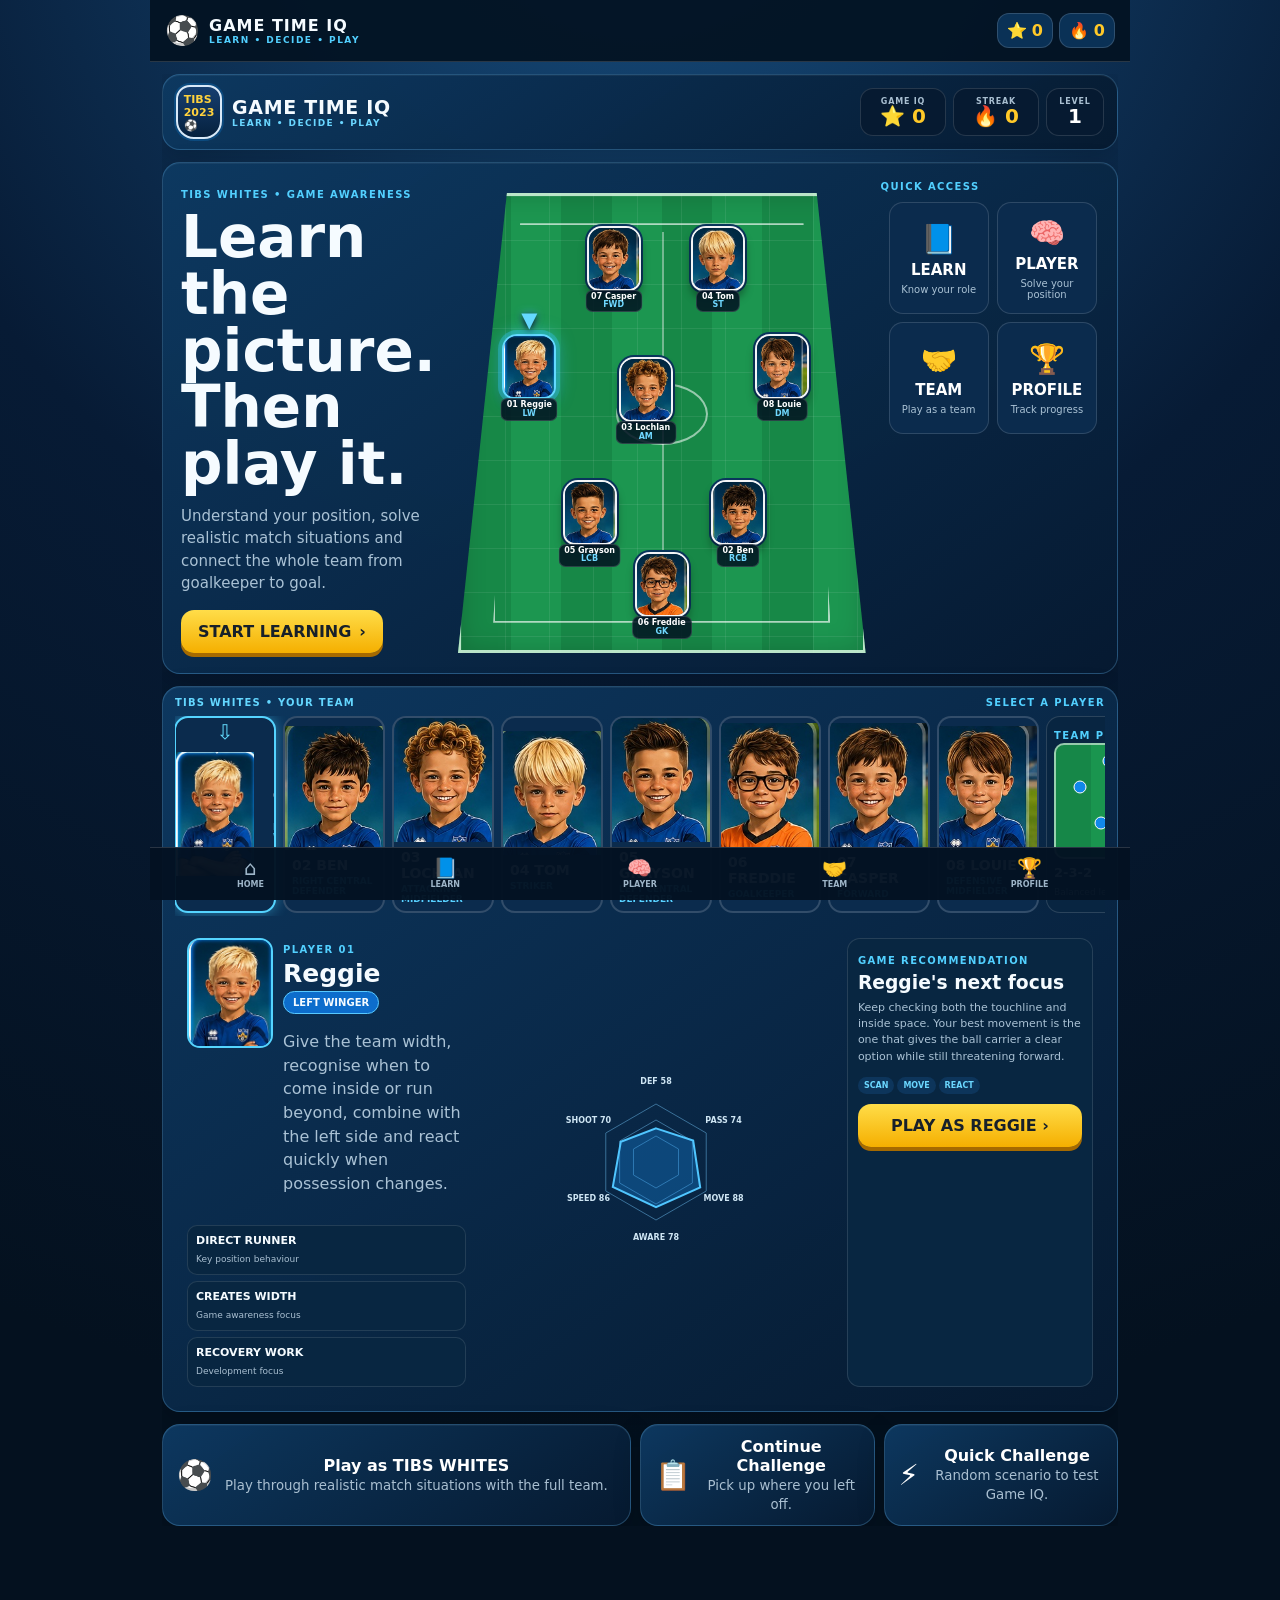
<file: index.html>
<!doctype html>
<html lang="en"><head><meta charset="utf-8"><meta name="viewport" content="width=device-width,initial-scale=1,viewport-fit=cover"><meta name="theme-color" content="#061426"><title>GameTime IQ</title>
<style>
:root{--p:#0a2e52;--t:#f5fbff;--m:#aac2d5;--c:#52d0ff;--y:#ffc928;--g:#27c879;--a:#ff9d22;--r:#e25861;--l:rgba(255,255,255,.15)}
*{box-sizing:border-box}html,body{margin:0;min-height:100%;background:radial-gradient(circle at 50% -10%,#174f81,#071b35 42%,#04111f 84%);color:var(--t);font-family:system-ui,-apple-system,"Segoe UI",sans-serif}button{font:inherit}#app{max-width:980px;margin:auto;padding-bottom:96px}header{position:sticky;top:0;z-index:50;display:flex;justify-content:space-between;align-items:center;padding:13px 15px;background:#041323f2;border-bottom:1px solid var(--l)}.brand{display:flex;gap:9px;align-items:center}.brand i{font-style:normal;font-size:28px}.brand b{display:block;letter-spacing:1px}.brand small{display:block;color:var(--c);font-size:9px;font-weight:900;letter-spacing:1.5px}.stats{display:flex;gap:6px}.stats span{padding:7px 9px;background:#0a3156;border:1px solid var(--l);border-radius:12px;color:var(--y)}
main{padding:12px}.screen{display:none}.screen.active{display:block}.card{background:linear-gradient(145deg,#0d3961f7,#051b33fa);border:1px solid var(--l);border-radius:21px}.tag{font-size:10px;color:var(--c);font-weight:900;letter-spacing:1.4px}h1{font-size:clamp(36px,7vw,60px);line-height:.98;margin:8px 0 13px}h2{margin:5px 0}p{color:var(--m);line-height:1.48}.hero{display:grid;grid-template-columns:1.05fr .95fr;gap:14px;padding:21px}.primary,.secondary,.back{border:0;cursor:pointer;font-weight:900;border-radius:13px}.primary{background:linear-gradient(#ffdd49,#f5af00);color:#17202a;padding:12px 17px;box-shadow:0 4px 0 #a66a00}.secondary{background:#0b355e;color:#fff;border:1px solid #3977a8;padding:10px 13px}.back{width:44px;height:44px;background:#0b355e;color:#fff;border:1px solid var(--l);font-size:22px}
.modegrid{display:grid;grid-template-columns:repeat(4,1fr);gap:9px;margin:10px 0}.mode{padding:15px;text-align:left;color:white;cursor:pointer}.mode i{font-style:normal;font-size:25px}.mode b{display:block;margin:5px 0}.mode small{color:var(--m)}.selected{padding:14px;display:flex;gap:12px;align-items:center}.avatar{width:68px;height:68px;object-fit:cover;object-position:top;border-radius:50%;border:3px solid var(--c)}
.pitch{position:relative;overflow:hidden;height:360px;background:repeating-linear-gradient(90deg,#178947 0,#178947 12.5%,#1d9550 12.5%,#1d9550 25%);border:3px solid #ffffffd1;border-radius:16px}.pitch:before{content:"";position:absolute;inset:4%;border:2px solid #ffffffb8}.pitch:after{content:"";position:absolute;left:50%;top:4%;bottom:4%;border-left:2px solid #ffffffb8}.hero .pitch{height:250px}.centre{position:absolute;left:50%;top:50%;width:78px;height:78px;border:2px solid #ffffffb8;border-radius:50%;transform:translate(-50%,-50%)}.token{position:absolute;transform:translate(-50%,-50%);width:44px;height:44px;border-radius:50%;display:grid;place-items:center;font-size:10px;font-weight:900;border:2px solid white;z-index:5;transition:left .55s,top .55s}.blue{background:#087fe7}.red{background:#d74950}.you{border:3px solid var(--y);background-size:cover;background-position:center;color:transparent;box-shadow:0 0 0 4px #ffc9283d,0 0 16px #ffc92873}.label{position:absolute;top:100%;margin-top:2px;color:#fff;background:#000b;padding:2px 4px;border-radius:5px;font-size:8px;white-space:nowrap}.ball{position:absolute;z-index:10;font-size:22px;transform:translate(-50%,-50%);transition:left .55s,top .55s}.freeze{position:absolute;z-index:20;top:10px;left:50%;transform:translate(-50%,-55px);opacity:0;background:#06182f;border:2px solid var(--y);padding:8px 12px;border-radius:999px;font-weight:900;transition:.3s;white-space:nowrap}.freeze.show{transform:translate(-50%,0);opacity:1}
.head{display:flex;gap:11px;align-items:flex-start;margin:3px 0 13px}.players{display:grid;grid-template-columns:repeat(4,1fr);gap:8px}.pcard{border:2px solid var(--l);background:#0b2b4d;border-radius:16px;overflow:hidden;color:#fff;padding:0;text-align:left;cursor:pointer}.pcard.on{border-color:var(--c);box-shadow:0 0 18px #50cdff47}.pcard img{display:block;width:100%;aspect-ratio:.76;object-fit:cover;object-position:top}.pcard div{padding:8px}.pcard small{display:block;color:var(--c);font-weight:900}.detail{margin-top:10px;padding:15px;display:grid;grid-template-columns:80px 1fr auto;gap:12px;align-items:center}.detail img{width:80px;height:92px;object-fit:cover;object-position:top;border-radius:12px}.chips,.tabs{display:flex;gap:6px;overflow:auto;padding-bottom:8px}.chip,.tab{flex:0 0 auto;border:1px solid var(--l);background:#0a3156;color:#fff;padding:8px 10px;border-radius:999px;cursor:pointer}.chip.on,.tab.on{background:#087fe7;border-color:var(--c)}.intro{padding:15px;margin-bottom:9px}.learnlayout{display:grid;grid-template-columns:1.1fr .9fr;gap:9px}.lesson{padding:17px}.lesson ul{padding-left:19px;line-height:1.55}.rel{padding:10px;background:#082642;border-radius:11px;border:1px solid var(--l)}
.quizTop{display:grid;grid-template-columns:auto 1fr auto;gap:9px;align-items:center;margin-bottom:8px}.track{height:7px;background:#143a59;border-radius:8px;overflow:hidden}.track div{height:100%;background:var(--c)}.scenario{overflow:hidden}.qtext{padding:16px 16px 4px}.answers{display:grid;grid-template-columns:1fr 1fr;gap:8px;padding:12px 15px}.answer{background:#0c3154;border:1px solid #3b6382;color:white;border-radius:13px;padding:12px;text-align:left;min-height:66px;cursor:pointer}.answer.best{background:#143f35;border-color:var(--g)}.answer.good{background:#254532;border-color:#8bc34a}.answer.maybe{background:#503a1d;border-color:var(--a)}.answer.bad{background:#47242d;border-color:var(--r)}.feedback{margin:0 15px 13px;padding:0;max-height:0;overflow:hidden;border-radius:12px;transition:.25s}.feedback.show{max-height:230px;padding:12px;background:#092c4d;border:1px solid #3e7197}.wide{width:calc(100% - 30px);margin:0 15px 15px}.hidden{display:none!important}.teamhud{display:grid;grid-template-columns:repeat(3,1fr) auto;gap:7px;padding:11px;margin-bottom:8px}.teamhud small{display:block;color:var(--m)}.teamhud b{color:var(--y)}.profilegrid{display:grid;grid-template-columns:1fr 1fr;gap:9px}.profilegrid .card{padding:16px}.barrow{display:grid;grid-template-columns:84px 1fr 38px;gap:7px;align-items:center;margin:10px 0}.bar{height:8px;background:#143a59;border-radius:8px;overflow:hidden}.bar div{height:100%;background:var(--c)}
nav{position:fixed;bottom:0;left:50%;transform:translateX(-50%);width:min(980px,100%);display:grid;grid-template-columns:repeat(5,1fr);background:#041223f7;border-top:1px solid var(--l);padding:7px 3px calc(10px + env(safe-area-inset-bottom));z-index:40}nav button{border:0;background:none;color:#9eb5c8;font-size:20px;cursor:pointer}nav span{display:block;font-size:8px;font-weight:900}nav .on{color:var(--c)}
@media(max-width:700px){.hero,.learnlayout,.profilegrid{grid-template-columns:1fr}.modegrid{grid-template-columns:1fr 1fr}.players{grid-template-columns:1fr 1fr}.answers{grid-template-columns:1fr}.pitch{height:315px}.hero .pitch{height:210px}.detail{grid-template-columns:74px 1fr}.detail button{grid-column:1/-1}.token{width:41px;height:41px}.teamhud{grid-template-columns:1fr 1fr}.teamhud button{grid-column:1/-1}}
</style></head><body><div id="app">
<header><div class="brand"><i>⚽</i><div><b>GAME TIME IQ</b><small>LEARN • DECIDE • PLAY</small></div></div><div class="stats"><span>⭐ <b id="xpTop">0</b></span><span>🔥 <b id="streakTop">0</b></span></div></header><main>
<section id="home" class="screen active"><div class="hero card"><div><span class="tag">TIBS WHITES • GAME AWARENESS</span><h1>See it.<br>Think it.<br>Play it.</h1><p>Learn your position, make realistic football decisions and connect the whole team from goalkeeper to goal.</p><button class="primary" data-go="learn">START LEARNING</button></div><div class="pitch" id="heroPitch"><div class="centre"></div></div></div><div class="modegrid"><button class="mode card" data-go="learn"><i>📘</i><b>LEARN</b><small>Understand your position.</small></button><button class="mode card" data-go="player"><i>🧠</i><b>PLAYER</b><small>Solve your role.</small></button><button class="mode card" data-go="team"><i>🤝</i><b>TEAM</b><small>Build through the team.</small></button><button class="mode card" data-go="profile"><i>🏆</i><b>PROFILE</b><small>Track your Game IQ.</small></button></div><div class="card selected" id="homeSelected"></div></section>
<section id="select" class="screen"><div class="head"><button class="back" data-go="home">←</button><div><span class="tag">PLAYER SELECT</span><h2>Choose your player</h2><p>The selected avatar becomes YOU in Player Mode and on the tactics board.</p></div></div><div class="players" id="playerGrid"></div><div class="card detail" id="playerDetail"></div></section>
<section id="learn" class="screen"><div class="head"><button class="back" data-go="home">←</button><div><span class="tag">LEARN</span><h2>Know your position</h2><p>Explore how each role changes with the game.</p></div></div><div class="chips" id="learnPlayers"></div><div class="card intro" id="learnIntro"></div><div class="tabs" id="lessonTabs"></div><div class="learnlayout"><div class="pitch" id="learnPitch"><div class="centre"></div></div><div class="card lesson" id="lessonText"></div></div></section>
<section id="player" class="screen"><div class="head"><button class="back" data-go="home">←</button><div><span class="tag">PLAYER MODE</span><h2 id="playerTitle"></h2></div><button class="secondary" data-go="select">CHANGE</button></div><div class="quizTop"><span id="qCount">1/2</span><div class="track"><div id="qBar"></div></div><span>⭐ <b id="qScore">0</b></span></div><div class="card scenario"><div class="pitch" id="playerPitch"><div class="centre"></div><div class="freeze" id="pFreeze">⏸ FREEZE — YOUR DECISION</div><div class="ball" id="pBall">⚽</div></div><div class="qtext"><span class="tag" id="pSkill"></span><h2 id="pQuestion"></h2><p>Read the picture. Which choice helps the team most?</p></div><div class="answers" id="pAnswers"></div><div class="feedback" id="pFeedback"></div><button class="primary wide hidden" id="pNext">NEXT →</button></div></section>
<section id="team" class="screen"><div class="head"><button class="back" data-go="home">←</button><div><span class="tag">TEAM MODE</span><h2>Build the attack</h2><p>Every answer creates the next picture. MAYBE can increase pressure; a turnover triggers defence.</p></div></div><div class="card teamhud"><div><small>PHASE</small><b id="teamPhase">BUILD</b></div><div><small>TEAM IQ</small><b id="teamIQ">0</b></div><div><small>PRESSURE</small><b id="teamPressure">LOW</b></div><button class="secondary" id="teamRestart">RESTART</button></div><div class="card scenario"><div class="pitch" id="teamPitch"><div class="centre"></div><div class="freeze show">⏸ TEAM DECISION</div><div class="ball" id="tBall">⚽</div></div><div class="qtext"><span class="tag" id="teamWho"></span><h2 id="teamQuestion"></h2><p id="teamPrompt"></p></div><div class="answers" id="teamAnswers"></div><div class="feedback" id="teamFeedback"></div><button class="primary wide hidden" id="teamNext">CONTINUE →</button></div></section>
<section id="profile" class="screen"><div class="head"><button class="back" data-go="home">←</button><div><span class="tag">PROFILE</span><h2>Your Game IQ</h2><p>Progress is stored on this phone only.</p></div></div><div class="profilegrid"><div class="card" id="profileMain"></div><div class="card"><span class="tag">SKILLS</span><div id="skillBars"></div></div></div></section>
</main><nav><button data-go="home">⌂<span>HOME</span></button><button data-go="learn">📘<span>LEARN</span></button><button data-go="player">🧠<span>PLAYER</span></button><button data-go="team">🤝<span>TEAM</span></button><button data-go="profile">🏆<span>PROFILE</span></button></nav></div>
<script>
const players=[{"id": 1, "name": "Reggie", "role": "Left Winger", "short": "LW", "img": "Assets/player-01.jpg", "x": 78, "y": 23, "summary": "Give the team width, recognise when to come inside or run beyond, combine with the left side and react quickly when possession changes.", "links": [5, 8, 3, 4]}, {"id": 2, "name": "Ben", "role": "Right Central Defender", "short": "RCB", "img": "Assets/player-02.jpg", "x": 28, "y": 68, "summary": "Build from the back, protect the middle, cover teammates who press and recognise when space allows you to carry forward.", "links": [6, 8, 7, 5]}, {"id": 3, "name": "Lochlan", "role": "Attacking Midfielder", "short": "AM", "img": "Assets/player-03.jpg", "x": 68, "y": 50, "summary": "Find space between lines, scan before receiving, connect midfield to attack and react quickly around second balls and turnovers.", "links": [8, 4, 1, 7]}, {"id": 4, "name": "Tom", "role": "Striker", "short": "ST", "img": "Assets/player-04.jpg", "x": 87, "y": 50, "summary": "Occupy and move defenders, link play when needed, time runs behind and recognise when a chance should be finished early.", "links": [3, 1, 7]}, {"id": 5, "name": "Grayson", "role": "Left Central Defender", "short": "LCB", "img": "Assets/player-05.jpg", "x": 28, "y": 32, "summary": "Give the goalkeeper a left-sided outlet, progress when possible, protect central danger and support the winger from behind.", "links": [6, 8, 1, 2]}, {"id": 6, "name": "Freddie", "role": "Goalkeeper", "short": "GK", "img": "Assets/player-06.jpg", "x": 11, "y": 50, "summary": "See the whole pitch, communicate early, choose distribution from the pressure picture and remain connected behind possession.", "links": [2, 5, 8]}, {"id": 7, "name": "Casper", "role": "Forward", "short": "FWD", "img": "Assets/player-07.jpg", "x": 76, "y": 75, "summary": "Stretch and combine on the right, create 2v1s, attack the far side and counter-press when a loose ball can be regained.", "links": [2, 8, 3, 4]}, {"id": 8, "name": "Louie", "role": "Defensive Midfielder", "short": "DM", "img": "Assets/player-08.jpg", "x": 47, "y": 50, "summary": "Connect goalkeeper, defenders and attack, move out of cover shadows, receive on useful angles and give balance behind attacks.", "links": [6, 2, 5, 3]}]; const lessons={"position": {"title": "My Position", "tag": "STARTING PICTURE", "bullets": ["Your position is a starting reference, not a cage. Adjust to the ball, teammates, opponents and space.", "Scan before the ball reaches your area so your movement has a reason.", "Stay connected: close enough to help, far enough to create useful space."]}, "ball": {"title": "When We Have It", "tag": "IN POSSESSION", "bullets": ["Make the pitch useful with width, depth and height.", "Create a passing angle where the ball carrier can see and reach you.", "After you pass, move again to help the next action."]}, "defend": {"title": "When They Have It", "tag": "OUT OF POSSESSION", "bullets": ["Protect dangerous central space before chasing the ball.", "Know who is pressing and who is covering behind that pressure.", "As the ball moves, your angle and distance to teammates should change."]}, "lose": {"title": "When We Lose It", "tag": "TRANSITION TO DEFEND", "bullets": ["React immediately: press if you can affect the ball, otherwise recover.", "Look for pressing triggers: heavy touch, slow pass, receiver facing their own goal.", "Recover using the shortest useful route to protect goal-side danger."]}, "win": {"title": "When We Win It", "tag": "TRANSITION TO ATTACK", "bullets": ["Scan forward early because the opposition may be spread.", "If the quick attack is blocked, keep the ball and rebuild.", "Move quickly to give the new ball carrier more than one option."]}, "team": {"title": "My Connections", "tag": "TEAM RELATIONSHIPS", "bullets": ["Your movement changes another player's space even if you never receive the ball.", "If one teammate comes towards the ball, another can often move away or beyond.", "Use calls, eye contact and body shape to help teammates solve the next picture."]}}; const scenarioBank={"1": [{"skill": "Support", "q": "Player 05 is pressed on the left. You are tightly marked on the touchline. What movement helps most?", "choices": ["Stay fixed wide whatever happens", "Move off the marker to create a visible angle inside or underneath", "Sprint behind immediately even if Player 05 cannot look up", "Stand behind your marker"], "best": 1, "why": "Useful width matters more than fixed width. A new angle can give Player 05 a relief pass and may move your marker."}, {"skill": "Transition", "q": "You lose the ball near the left touchline. The opponent receives facing their own goal with a loose touch. What do you recognise?", "choices": ["Walk back", "A chance to press quickly if teammates cover behind", "Run to the centre circle", "Stop because the attack is over"], "best": 1, "why": "A heavy touch or closed body shape can be a pressing trigger. Press only when teammates can support behind you."}], "2": [{"skill": "Build", "q": "Player 06 passes to you and the striker curves the press to block the return pass. What should you scan for before your first touch?", "choices": ["Only the ball", "Space to carry, Player 08 and Player 07", "The coach", "Kick long immediately"], "best": 1, "why": "Scan pressure, space and the next useful options before receiving. Carrying can also attract a presser and open a pass."}, {"skill": "Cover", "q": "Player 08 steps out to press centrally. What is your job behind that action?", "choices": ["Press the same opponent", "Provide cover and protect the central route", "Move to the touchline", "Stay still"], "best": 1, "why": "Cover is the next line of security. Your position should help if the presser is beaten without opening another big gap."}], "3": [{"skill": "Receive", "q": "You are between their midfield and defence with an opponent behind. What gives you the best chance to play forward?", "choices": ["Scan over both shoulders and adjust your body angle", "Stand square and wait", "Only look at the passer", "Move closer to your marker"], "best": 0, "why": "Receiving starts before the ball arrives. Scanning helps you decide whether to turn, protect, bounce or play first time."}, {"skill": "Movement", "q": "Player 04 drops towards the ball and a defender follows. What space might now be available?", "choices": ["Follow Player 04 into the same space", "Attack the space Player 04 has created if the picture allows", "Stand still", "Always move backwards"], "best": 1, "why": "One player's movement can create room for another. Read the defender's reaction instead of following the ball."}], "4": [{"skill": "Run", "q": "Player 03 has time on the ball and you are level with the last defender. What matters most?", "choices": ["Time your run to threaten behind", "Sprint as early as possible every time", "Stand beside the defender", "Drop towards your goalkeeper"], "best": 0, "why": "Timing is as important as speed. A run too early can be tracked and leave you unavailable."}, {"skill": "Link", "q": "You receive with your back to goal and a defender tight behind. Player 03 is facing you. What is often a strong solution?", "choices": ["Protect and set to Player 03, then move again", "Force a turn through the defender", "Stop and wait", "Kick it away"], "best": 0, "why": "You do not always need to turn. A secure set can keep the attack moving and create a new movement opportunity."}], "5": [{"skill": "Build", "q": "Player 06 has the ball and the opposition are narrow. What can your position help create?", "choices": ["A wider left-side passing angle that stretches them", "Stand beside Player 06", "Hide behind the striker", "Move directly next to Player 02"], "best": 0, "why": "Width can create a direct pass into you or open central space for Player 08."}, {"skill": "Cover", "q": "Player 01 presses their right-back high. What should you think about behind Player 01?", "choices": ["Provide cover and protect the space inside and behind", "Sprint beyond Player 01", "Ignore the press", "Mark Player 06"], "best": 0, "why": "Player 01's pressure is safer when you protect the next space and can delay if the press is beaten."}], "6": [{"skill": "Distribution", "q": "You have the ball. Player 05 has time while Player 02 is already being pressed. What should guide your pass?", "choices": ["Always use the same side", "Pressure, angle and what the receiver can do next", "Who shouts loudest", "Always kick long"], "best": 1, "why": "Goalkeeper distribution starts the next attack. Choose the receiver with useful time, space and next actions."}, {"skill": "Support", "q": "After playing short to a centre-back, what should you do?", "choices": ["Offer a new supporting angle behind the ball", "Walk into goal and switch off", "Run beyond Player 04", "Turn your back"], "best": 0, "why": "The goalkeeper remains part of possession and may help the team recycle, escape pressure or switch sides."}], "7": [{"skill": "2v1", "q": "You receive right side with Player 03 inside and one defender between you and goal. What should you try to make the defender do?", "choices": ["Commit to either you or Player 03, then use the free option", "Pass immediately without looking", "Run straight into them", "Stop"], "best": 0, "why": "In a 2v1, make the defender choose. Their movement should tell you whether to pass or carry."}, {"skill": "Transition", "q": "You lose possession near their box and the new ball carrier takes a heavy touch. What do you recognise?", "choices": ["A possible counter-press if teammates are close enough", "Time to walk back", "Run away from the ball", "Nothing"], "best": 0, "why": "A heavy touch is a common pressing trigger. React quickly, but make sure your pressure is connected to teammates."}], "8": [{"skill": "Receive", "q": "A centre-back has the ball and an opponent is screening you. What movement helps you become a passing option?", "choices": ["Move out of the cover shadow into a visible angle", "Stand directly behind the opponent", "Run beside the centre-back", "Turn away"], "best": 0, "why": "A small movement can open the passing lane and help you receive with the next action in mind."}, {"skill": "Balance", "q": "Several teammates are ahead of the ball during an attack. Why might you hold a position behind them?", "choices": ["To circulate possession and protect against a counter if the ball is lost", "Because midfielders never attack", "To avoid the ball", "To mark Player 05"], "best": 0, "why": "Balance helps both phases: support the attack now and protect the centre if possession changes."}]}; const teamNodes={"gk": {"who": 6, "phase": "BUILD", "pressure": "LOW", "q": "Player 06 receives a back-pass as their striker starts to press. Which route is strongest?", "opts": [["Player 05 has a clear angle on the left", "best", "lcb"], ["Player 02 is already being closed down", "maybe", "rcbpress"], ["Kick centrally into three opponents", "turn", "turncentral"]]}, "lcb": {"who": 5, "phase": "BUILD", "pressure": "LOW", "q": "Player 05 receives. The opposition shift left and Player 08 moves into a visible central angle. What next?", "opts": [["Play into Player 08 facing forward", "best", "dm"], ["Force the line pass to tightly marked Player 01", "maybe", "wingpress"], ["Carry straight into the nearest opponent", "turn", "turnleft"]]}, "rcbpress": {"who": 2, "phase": "BUILD", "pressure": "HIGH", "q": "Player 02 receives under immediate pressure. Player 06 supports behind. Escape or force it?", "opts": [["Use Player 06 as the relief pass and reset", "best", "gkswitch"], ["Force the screened pass into Player 08", "maybe", "dmpress"], ["Turn into the press", "turn", "turncentral"]]}, "gkswitch": {"who": 6, "phase": "RESET", "pressure": "MEDIUM", "q": "The ball returns to Player 06. The opposition shifted right. What opened?", "opts": [["Switch to Player 05 on the left", "best", "lcb"], ["Return straight into the same pressure", "maybe", "rcbpress"]]}, "dm": {"who": 8, "phase": "PROGRESS", "pressure": "LOW", "q": "Player 08 receives on the half-turn. Player 03 is between lines and Player 01 is wide. Their midfielder steps towards you. What can exploit that?", "opts": [["Play into Player 03 between lines", "best", "am"], ["Switch to Player 01 wide", "good", "wing"], ["Hold until pressure arrives", "maybe", "dmpress"]]}, "dmpress": {"who": 8, "phase": "PROGRESS", "pressure": "HIGH", "q": "Player 08 receives under heavy pressure. Player 05 is free behind. What is mature?", "opts": [["Bounce back to Player 05 and move again", "best", "lcb"], ["Force it into tightly marked Player 03", "turn", "turncentral"]]}, "wingpress": {"who": 1, "phase": "WIDE", "pressure": "HIGH", "q": "Player 01 receives trapped by the touchline. Player 05 supports underneath and Player 08 moves across. How do you escape?", "opts": [["Use support behind, then move again", "best", "lcb"], ["Try to dribble between two defenders", "maybe", "winghard"], ["Stop without scanning", "turn", "turnleft"]]}, "winghard": {"who": 1, "phase": "WIDE", "pressure": "VERY HIGH", "q": "Two defenders now surround Player 01. Player 08 is inside. What now?", "opts": [["Find Player 08 as the inside relief pass", "best", "dm"], ["Keep dribbling towards the corner", "turn", "turnleft"]]}, "wing": {"who": 1, "phase": "ATTACK", "pressure": "MEDIUM", "q": "Player 01 receives wide against one defender. Player 03 supports inside and Player 04 threatens behind. What creates the biggest problem?", "opts": [["Drive at the defender and make them choose", "best", "am"], ["Cross immediately from deep", "maybe", "box"], ["Recycle if the forward route closes", "good", "dm"]]}, "am": {"who": 3, "phase": "CREATE", "pressure": "MEDIUM", "q": "Player 03 turns. Player 04 drops and drags a defender; Player 07 runs into the right channel. What space appeared?", "opts": [["Use Player 07's run into the channel", "best", "fwd"], ["Combine into Player 04's feet", "good", "striker"], ["Dribble into the defender Player 04 moved", "turn", "turnhigh"]]}, "fwd": {"who": 7, "phase": "FINAL THIRD", "pressure": "MEDIUM", "q": "Player 07 receives in the channel. A defender comes out and Player 04 moves across goal. What creates the clearest chance?", "opts": [["Attack the defender, then square or cut back", "best", "goal"], ["Shoot immediately from a poor angle", "maybe", "box"], ["Turn away from the overload", "good", "am"]]}, "striker": {"who": 4, "phase": "FINAL THIRD", "pressure": "MEDIUM", "q": "Player 04 receives with back to goal. Player 03 runs beyond. What can beat the tight defender?", "opts": [["Set into Player 03's path then spin", "best", "goal"], ["Force a turn through the defender", "maybe", "box"]]}, "box": {"who": 4, "phase": "BOX", "pressure": "HIGH", "q": "The box is crowded, but Player 03 is free at the edge. What is clearer?", "opts": [["Lay it back to Player 03", "best", "goal"], ["Shoot through several defenders", "maybe", "turnhigh"]]}, "turncentral": {"who": 2, "phase": "TRANSITION \u2014 DEFEND", "pressure": "DANGER", "q": "The ball is lost centrally and they can counter. What is the first defensive priority?", "opts": [["Delay the attacker, protect the middle and let teammates recover", "best", "regain"], ["Both centre-backs dive at the ball", "turn", "concede"]]}, "turnleft": {"who": 5, "phase": "TRANSITION \u2014 DEFEND", "pressure": "DANGER", "q": "Possession is lost on the left and the opponent can drive inside. What should Player 05 protect first?", "opts": [["The inside route towards goal while Player 01 recovers", "best", "regain"], ["Sprint outside and leave the middle open", "turn", "concede"]]}, "turnhigh": {"who": 3, "phase": "TRANSITION \u2014 DEFEND", "pressure": "DANGER", "q": "The attack breaks down high and the new ball carrier takes a loose touch. What can Player 03 recognise?", "opts": [["Counter-press under control while teammates recover behind", "best", "regain"], ["Stop and wait for defenders", "turn", "concede"]]}, "regain": {"who": 8, "phase": "REGAIN", "pressure": "MEDIUM", "q": "The counter is delayed and Player 08 intercepts the next pass. The opposition are spread. What now?", "opts": [["Look forward early for Player 03 or a wide forward", "best", "am"], ["Keep it safely if the forward picture is blocked", "good", "dm"]]}, "goal": {"who": 4, "phase": "GOAL", "pressure": "NONE", "q": "GOAL! The team solved the pictures from goalkeeper to attack.", "opts": []}, "concede": {"who": 6, "phase": "GOAL AGAINST", "pressure": "MAX", "q": "The counter reaches goal before the team recover. Restart and find where the earlier decision changes the picture.", "opts": []}};
let selected=Number(localStorage.getItem("gtiq_player")||1),learnSelected=selected,lessonKey="position",xp=Number(localStorage.getItem("gtiq4_xp")||0),streak=Number(localStorage.getItem("gtiq4_streak")||0),skills=JSON.parse(localStorage.getItem("gtiq4_skills")||'{"Support":0,"Transition":0,"Receive":0,"Movement":0,"Defending":0,"Decision":0}'),qi=0,qScore=0,teamNode="gk",teamIQ=0,locked=false;
const $=id=>document.getElementById(id),P=id=>players.find(p=>p.id===id);
function save(){localStorage.setItem("gtiq_player",selected);localStorage.setItem("gtiq4_xp",xp);localStorage.setItem("gtiq4_streak",streak);localStorage.setItem("gtiq4_skills",JSON.stringify(skills))}
function topStats(){$("xpTop").textContent=xp;$("streakTop").textContent=streak}
function show(name){document.querySelectorAll(".screen").forEach(s=>s.classList.remove("active"));$(name).classList.add("active");document.querySelectorAll("nav button").forEach(b=>b.classList.toggle("on",b.dataset.go===name));if(name==="select")renderSelect();if(name==="learn")renderLearn();if(name==="player")startPlayer();if(name==="team")startTeam();if(name==="profile")renderProfile();renderHome();window.scrollTo(0,0)}
document.querySelectorAll("[data-go]").forEach(b=>b.addEventListener("click",()=>show(b.dataset.go)));
function token(p,me=false){return `<div class="token blue ${me?"you":""}" style="left:${p.x}%;top:${p.y}%;${me?`background-image:url('${p.img}')`:""}">${me?"YOU":String(p.id).padStart(2,"0")}<span class="label">${p.short}</span></div>`}
function opp(x,y){return `<div class="token red" style="left:${x}%;top:${y}%">OPP</div>`}
function pitchTeam(me,opps=true){let h=players.map(p=>token(p,p.id===me)).join("");if(opps)h+=opp(56,32)+opp(61,66)+opp(76,49);return h}
function setBall(el,p){el.style.left=p.x+"%";el.style.top=p.y+"%"}
function renderHome(){let p=P(selected);$("heroPitch").innerHTML='<div class="centre"></div>'+pitchTeam(8,false)+'<div class="ball" style="left:15%;top:50%">⚽</div>';$("homeSelected").innerHTML=`<img class="avatar" src="${p.img}"><div><span class="tag">CURRENT PLAYER</span><br><b>PLAYER ${String(p.id).padStart(2,"0")} • ${p.role}</b><p style="margin:3px 0">${p.summary}</p></div><button class="secondary" id="homeChange">CHANGE</button>`;$("homeChange").addEventListener("click",()=>show("select"));topStats()}
function renderSelect(){let g=$("playerGrid");g.innerHTML="";players.forEach(p=>{let b=document.createElement("button");b.className="pcard"+(p.id===selected?" on":"");b.innerHTML=`<img src="${p.img}"><div><b>${String(p.id).padStart(2,"0")} ${p.name}</b><small>${p.role.toUpperCase()}</small></div>`;b.addEventListener("click",()=>{selected=p.id;learnSelected=p.id;save();renderSelect()});g.appendChild(b)});let p=P(selected);$("playerDetail").innerHTML=`<img src="${p.img}"><div><span class="tag">${String(p.id).padStart(2,"0")} ${p.name.toUpperCase()}</span><h2>${p.role}</h2><p>${p.summary}</p></div><button class="primary" id="usePlayer">USE THIS PLAYER</button>`;$("usePlayer").addEventListener("click",()=>show("player"))}
function renderLearn(){let c=$("learnPlayers");c.innerHTML="";players.forEach(p=>{let b=document.createElement("button");b.className="chip"+(p.id===learnSelected?" on":"");b.textContent=`${String(p.id).padStart(2,"0")} ${p.short}`;b.addEventListener("click",()=>{learnSelected=p.id;renderLearn()});c.appendChild(b)});let p=P(learnSelected);$("learnIntro").innerHTML=`<span class="tag">PLAYER ${String(p.id).padStart(2,"0")}</span><h2>${p.role}</h2><p>${p.summary}</p>`;let tabs=$("lessonTabs");tabs.innerHTML="";Object.entries(lessons).forEach(([k,l])=>{let b=document.createElement("button");b.className="tab"+(k===lessonKey?" on":"");b.textContent=l.title;b.addEventListener("click",()=>{lessonKey=k;renderLearn()});tabs.appendChild(b)});$("learnPitch").innerHTML='<div class="centre"></div>'+pitchTeam(p.id,false);let l=lessons[lessonKey],linked=p.links.map(id=>`${String(id).padStart(2,"0")} ${P(id).role}`).join(" • ");$("lessonText").innerHTML=`<span class="tag">${l.tag}</span><h2>${l.title}</h2><ul>${l.bullets.map(x=>`<li>${x}</li>`).join("")}</ul><div class="rel"><b>Key relationships</b><br><small>${linked}</small></div>`}
function group(k){if(["Cover","Press","Position"].includes(k))return"Defending";if(["Build","Carry","Run","Link","2v1","Balance","Distribution"].includes(k))return"Decision";return k}
function startPlayer(){qi=0;qScore=0;renderQuestion()}
function renderQuestion(){locked=true;let p=P(selected),s=scenarioBank[selected][qi];$("playerTitle").textContent=p.role+" Challenge";$("qCount").textContent=`${qi+1}/${scenarioBank[selected].length}`;$("qScore").textContent=qScore;$("qBar").style.width=((qi+1)/scenarioBank[selected].length*100)+"%";$("pSkill").textContent=s.skill.toUpperCase();$("pQuestion").textContent=s.q;$("playerPitch").innerHTML='<div class="centre"></div><div class="freeze" id="pFreeze">⏸ FREEZE — YOUR DECISION</div><div class="ball" id="pBall">⚽</div>'+pitchTeam(p.id,true);setBall($("pBall"),p);$("pFeedback").className="feedback";$("pNext").classList.add("hidden");let box=$("pAnswers");box.innerHTML="";s.choices.forEach((choice,i)=>{let b=document.createElement("button");b.className="answer";b.disabled=true;b.innerHTML=`<b>${String.fromCharCode(65+i)}</b> ${choice}`;b.addEventListener("click",()=>answerQuestion(i,b));box.appendChild(b)});setTimeout(()=>{$("pFreeze").classList.add("show");[...box.children].forEach(b=>b.disabled=false);locked=false},450)}
function answerQuestion(i,b){if(locked)return;locked=true;let s=scenarioBank[selected][qi],good=i===s.best,pts=good?100:25;qScore+=pts;xp+=pts;let k=group(s.skill);skills[k]=(skills[k]||0)+pts;[...$("pAnswers").children].forEach((x,j)=>{x.disabled=true;if(j===s.best)x.classList.add("best")});if(!good)b.classList.add("bad");$("pFeedback").className="feedback show";$("pFeedback").innerHTML=`<b>${good?"⭐⭐⭐ BEST DECISION":"💡 KEEP THINKING"} +${pts} XP</b><br>${s.why}`;$("pNext").classList.remove("hidden");$("pNext").textContent=qi===scenarioBank[selected].length-1?"FINISH →":"NEXT →";save();topStats()}
$("pNext").addEventListener("click",()=>{if(qi<scenarioBank[selected].length-1){qi++;renderQuestion()}else{streak++;save();show("profile")}});
function startTeam(){teamNode="gk";teamIQ=0;renderTeam()} $("teamRestart").addEventListener("click",startTeam);
function renderTeam(){locked=false;let n=teamNodes[teamNode],p=P(n.who);$("teamPhase").textContent=n.phase;$("teamPressure").textContent=n.pressure;$("teamIQ").textContent=teamIQ;$("teamWho").textContent=`PLAYER ${String(p.id).padStart(2,"0")} • ${p.role.toUpperCase()}`;$("teamQuestion").textContent=n.q;$("teamPrompt").textContent=n.phase.includes("TRANSITION")?"Possession changed — solve the defensive picture.":"Choose the option that gives the next player the strongest picture.";$("teamPitch").innerHTML='<div class="centre"></div><div class="freeze show">⏸ TEAM DECISION</div><div class="ball" id="tBall">⚽</div>'+pitchTeam(n.who,true);setBall($("tBall"),p);$("teamFeedback").className="feedback";$("teamNext").classList.add("hidden");let box=$("teamAnswers");box.innerHTML="";if(!n.opts.length){$("teamFeedback").className="feedback show";if(n.phase==="GOAL"){xp+=250;teamIQ+=250;skills.Decision+=100;$("teamFeedback").innerHTML="<b>⚽ GOAL! +250 XP</b><br>You connected the team from build-up to finish."}else{$("teamFeedback").innerHTML="<b>⚠️ GOAL AGAINST</b><br>Restart and find the earlier decision that changes the transition."}save();topStats();return}n.opts.forEach((o,i)=>{let b=document.createElement("button");b.className="answer";b.innerHTML=`<b>${String.fromCharCode(65+i)}</b> ${o[0]}`;b.addEventListener("click",()=>teamChoose(o,b));box.appendChild(b)})}
function teamChoose(o,b){if(locked)return;locked=true;[...$("teamAnswers").children].forEach(x=>x.disabled=true);let pts={best:100,good:60,maybe:25,turn:0}[o[1]],cls={best:"best",good:"good",maybe:"maybe",turn:"bad"}[o[1]];b.classList.add(cls);teamIQ+=pts;xp+=pts;skills.Decision+=pts;let label={best:"⭐⭐⭐ BEST",good:"⭐⭐ GOOD",maybe:"⭐ MAYBE",turn:"❌ TURNOVER"}[o[1]],msg={best:"The next player receives a stronger picture.",good:"The team keeps progressing.",maybe:"The ball survives, but pressure increases.",turn:"Possession changes — now defend the transition."}[o[1]];$("teamFeedback").className="feedback show";$("teamFeedback").innerHTML=`<b>${label} +${pts} XP</b><br>${msg}`;$("teamNext").classList.remove("hidden");$("teamNext").textContent=o[1]==="turn"?"DEFEND TRANSITION →":"CONTINUE →";$("teamNext").onclick=()=>{teamNode=o[2];renderTeam()};save();topStats()}
function renderProfile(){let p=P(selected);$("profileMain").innerHTML=`<img class="avatar" src="${p.img}"><span class="tag"> CURRENT PLAYER</span><h2>${p.role}</h2><h1 style="font-size:42px;color:var(--y)">${xp} XP</h1><p>🔥 ${streak} completed Player challenges</p>`;let max=Math.max(100,...Object.values(skills));$("skillBars").innerHTML=Object.entries(skills).map(([k,v])=>`<div class="barrow"><span>${k}</span><div class="bar"><div style="width:${Math.min(100,v/max*100)}%"></div></div><b>${v}</b></div>`).join("")}
renderSelect();renderLearn();renderHome();topStats();
</script>
<script src="avatar-pitch.js"></script>
<script src="dashboard-home.js"></script>
<script src="mobile-dashboard-fix.js"></script>
<script src="player-selection-marker-fix.js"></script>
</body>
</html>
</file>
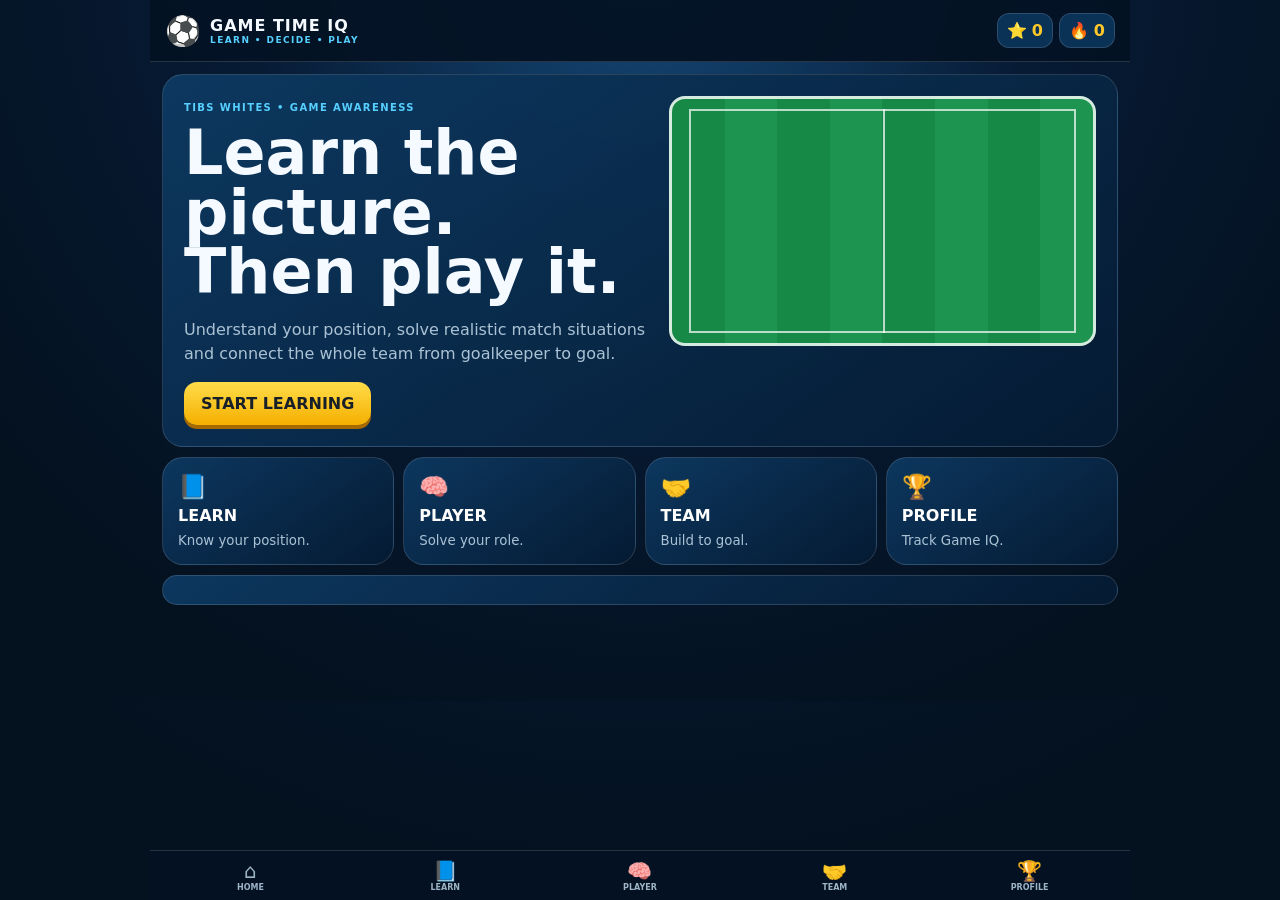
<file: index.html.html>
<!doctype html>
<html lang="en"><head><meta charset="utf-8"><meta name="viewport" content="width=device-width,initial-scale=1,viewport-fit=cover">
<meta name="theme-color" content="#061426"><title>GameTime IQ V2</title>
<style>
:root{--bg:#061426;--panel:#0a2d50;--text:#f4faff;--muted:#abc2d5;--cyan:#56d0ff;--yellow:#ffc928;--green:#27c879;--amber:#ff9d22;--red:#e25861;--line:rgba(255,255,255,.14)}
*{box-sizing:border-box}html,body{margin:0;background:radial-gradient(circle at 50% -10%,#174f81,#071b35 40%,#04111f 82%);color:var(--text);font-family:system-ui,-apple-system,"Segoe UI",sans-serif;min-height:100%}button{font:inherit}#app{max-width:980px;margin:auto;padding-bottom:84px}header{position:sticky;top:0;z-index:30;display:flex;justify-content:space-between;align-items:center;padding:13px 15px;background:rgba(4,18,35,.95);border-bottom:1px solid var(--line)}.brand{display:flex;gap:9px;align-items:center}.brand .ball{font-size:29px}.brand b{display:block;letter-spacing:1px}.brand small{display:block;color:var(--cyan);font-size:9px;font-weight:900;letter-spacing:1.4px}.stats{display:flex;gap:6px}.stats span{padding:7px 9px;background:#0a3156;border:1px solid var(--line);border-radius:12px;color:var(--yellow)}main{padding:12px}.screen{display:none}.screen.active{display:block}.card{background:linear-gradient(145deg,rgba(13,57,97,.96),rgba(5,27,51,.97));border:1px solid var(--line);border-radius:21px}.tag{font-size:10px;color:var(--cyan);font-weight:900;letter-spacing:1.4px}h1{font-size:clamp(38px,7vw,62px);line-height:.96;margin:8px 0 13px}h2{margin:5px 0}p{color:var(--muted);line-height:1.5}.hero{display:grid;grid-template-columns:1.05fr .95fr;gap:14px;padding:21px}.primary,.secondary,.back{border:0;cursor:pointer;font-weight:900;border-radius:13px}.primary{background:linear-gradient(#ffdd49,#f5af00);color:#17202a;padding:12px 17px;box-shadow:0 4px 0 #a66a00}.secondary{background:#0b355e;color:#fff;border:1px solid #3977a8;padding:10px 13px}.back{width:44px;height:44px;background:#0b355e;color:#fff;border:1px solid var(--line);font-size:22px}.modegrid{display:grid;grid-template-columns:repeat(4,1fr);gap:9px;margin:10px 0}.mode{padding:15px;text-align:left;color:white;cursor:pointer}.mode i{font-style:normal;font-size:24px}.mode b{display:block;margin:5px 0}.mode small{color:var(--muted)}.selected{padding:14px;display:flex;gap:12px;align-items:center}.avatar{width:66px;height:66px;object-fit:cover;object-position:top;border-radius:50%;border:3px solid var(--cyan)}.pitch{position:relative;overflow:hidden;height:360px;background:repeating-linear-gradient(90deg,#178947 0,#178947 12.5%,#1d9550 12.5%,#1d9550 25%);border:3px solid rgba(255,255,255,.82);border-radius:16px}.pitch:before{content:"";position:absolute;inset:4%;border:2px solid rgba(255,255,255,.7)}.pitch:after{content:"";position:absolute;left:50%;top:4%;bottom:4%;border-left:2px solid rgba(255,255,255,.7)}.hero .pitch{height:250px}.token{position:absolute;transform:translate(-50%,-50%);width:43px;height:43px;border-radius:50%;display:grid;place-items:center;font-size:10px;font-weight:900;border:2px solid white;z-index:5;transition:.5s}.blue{background:#087fe7}.red{background:#d74950}.you{border:3px solid var(--yellow);background-size:cover;background-position:center;color:transparent;box-shadow:0 0 0 4px rgba(255,201,40,.24)}.label{position:absolute;top:100%;margin-top:2px;color:#fff;background:rgba(0,0,0,.68);padding:2px 4px;border-radius:5px;font-size:8px;white-space:nowrap}.head{display:flex;gap:11px;align-items:flex-start;margin:3px 0 13px}.players{display:grid;grid-template-columns:repeat(4,1fr);gap:8px}.pcard{border:2px solid var(--line);background:#0b2b4d;border-radius:16px;overflow:hidden;color:#fff;padding:0;text-align:left}.pcard.on{border-color:var(--cyan);box-shadow:0 0 18px rgba(80,205,255,.28)}.pcard img{display:block;width:100%;aspect-ratio:.76;object-fit:cover;object-position:top}.pcard div{padding:8px}.pcard small{display:block;color:var(--cyan);font-weight:900}.detail{margin-top:10px;padding:15px;display:flex;gap:12px;align-items:center}.detail img{width:80px;height:92px;object-fit:cover;object-position:top;border-radius:12px}.chips,.tabs{display:flex;gap:6px;overflow:auto;padding-bottom:8px}.chip,.tab{flex:0 0 auto;border:1px solid var(--line);background:#0a3156;color:#fff;padding:8px 10px;border-radius:999px}.chip.on,.tab.on{background:#087fe7;border-color:var(--cyan)}.intro{padding:15px;margin-bottom:9px}.learnlayout{display:grid;grid-template-columns:1.1fr .9fr;gap:9px}.lesson{padding:17px}.lesson ul{padding-left:19px;line-height:1.55}.rel{padding:10px;background:#082642;border-radius:11px;border:1px solid var(--line)}.scenario{overflow:hidden}.qtext{padding:16px 16px 4px}.answers{display:grid;grid-template-columns:1fr 1fr;gap:8px;padding:12px 15px}.answer{background:#0c3154;border:1px solid #3b6382;color:white;border-radius:13px;padding:12px;text-align:left;min-height:66px}.answer.best{background:#143f35;border-color:var(--green)}.answer.bad{background:#47242d;border-color:var(--red)}.feedback{margin:0 15px 13px;padding:0;max-height:0;overflow:hidden;border-radius:12px;transition:.25s}.feedback.show{max-height:220px;padding:12px;background:#092c4d;border:1px solid #3e7197}.wide{width:calc(100% - 30px);margin:0 15px 15px}.hidden{display:none}.teamhud{display:grid;grid-template-columns:repeat(3,1fr) auto;gap:7px;padding:11px;margin-bottom:8px}.teamhud small{display:block;color:var(--muted)}.teamhud b{color:var(--yellow)}.profilegrid{display:grid;grid-template-columns:1fr 1fr;gap:9px}.profilegrid .card{padding:16px}.barrow{display:grid;grid-template-columns:80px 1fr 38px;gap:7px;align-items:center;margin:10px 0}.bar{height:8px;background:#143a59;border-radius:8px;overflow:hidden}.bar div{height:100%;background:var(--cyan)}nav{position:fixed;bottom:0;left:50%;transform:translateX(-50%);width:min(980px,100%);display:grid;grid-template-columns:repeat(5,1fr);background:rgba(4,18,35,.96);border-top:1px solid var(--line);padding:7px 3px calc(7px + env(safe-area-inset-bottom));z-index:30}nav button{border:0;background:none;color:#9eb5c8;font-size:20px}nav span{display:block;font-size:8px;font-weight:900}nav .on{color:var(--cyan)}@media(max-width:700px){.hero,.learnlayout,.profilegrid{grid-template-columns:1fr}.modegrid{grid-template-columns:1fr 1fr}.players{grid-template-columns:1fr 1fr}.answers{grid-template-columns:1fr}.pitch{height:315px}.hero .pitch{height:190px}}
</style></head>
<body><div id="app"><header><div class="brand"><span class="ball">⚽</span><div><b>GAME TIME IQ</b><small>LEARN • DECIDE • PLAY</small></div></div><div class="stats"><span>⭐ <b id="xp">0</b></span><span>🔥 <b id="streak">0</b></span></div></header>
<main>
<section id="home" class="screen active"><div class="hero card"><div><span class="tag">TIBS WHITES • GAME AWARENESS</span><h1>Learn the picture.<br>Then play it.</h1><p>Understand your position, solve realistic match situations and connect the whole team from goalkeeper to goal.</p><button class="primary go" data-go="learn">START LEARNING</button></div><div class="pitch" id="heroPitch"></div></div><div class="modegrid"><button class="mode card go" data-go="learn"><i>📘</i><b>LEARN</b><small>Know your position.</small></button><button class="mode card go" data-go="player"><i>🧠</i><b>PLAYER</b><small>Solve your role.</small></button><button class="mode card go" data-go="team"><i>🤝</i><b>TEAM</b><small>Build to goal.</small></button><button class="mode card go" data-go="profile"><i>🏆</i><b>PROFILE</b><small>Track Game IQ.</small></button></div><div class="card selected" id="homeSel"></div></section>
<section id="select" class="screen"><div class="head"><button class="back go" data-go="home">←</button><div><span class="tag">PLAYER SELECT</span><h2>Choose your player</h2><p>This player becomes YOU in Player Mode.</p></div></div><div class="players" id="players"></div><div class="card detail" id="detail"></div></section>
<section id="learn" class="screen"><div class="head"><button class="back go" data-go="home">←</button><div><span class="tag">LEARN</span><h2>Know your position</h2><p>Learn how your role changes as the game changes.</p></div></div><div class="chips" id="learnChips"></div><div class="card intro" id="intro"></div><div class="tabs" id="tabs"></div><div class="learnlayout"><div class="pitch" id="learnPitch"></div><div class="card lesson" id="lesson"></div></div></section>
<section id="player" class="screen"><div class="head"><button class="back go" data-go="home">←</button><div><span class="tag">PLAYER MODE</span><h2 id="ptitle"></h2></div><button class="secondary go" data-go="select">CHANGE</button></div><div class="card scenario"><div class="pitch" id="ppitch"></div><div class="qtext"><span class="tag" id="skill"></span><h2 id="pq"></h2><p>Choose the option that best fits the picture.</p></div><div class="answers" id="panswers"></div><div class="feedback" id="pfeed"></div><button class="primary wide hidden" id="pnext">NEXT →</button></div></section>
<section id="team" class="screen"><div class="head"><button class="back go" data-go="home">←</button><div><span class="tag">TEAM MODE</span><h2>Build the attack</h2><p>Your choice creates the next football picture.</p></div></div><div class="card teamhud"><div><small>PHASE</small><b id="phase">BUILD</b></div><div><small>TEAM IQ</small><b id="tiq">0</b></div><div><small>PRESSURE</small><b id="pressure">LOW</b></div><button class="secondary" id="restart">RESTART</button></div><div class="card scenario"><div class="pitch" id="tpitch"></div><div class="qtext"><span class="tag" id="twho"></span><h2 id="tq"></h2><p id="tp"></p></div><div class="answers" id="tanswers"></div><div class="feedback" id="tfeed"></div><button class="primary wide hidden" id="tnext">CONTINUE →</button></div></section>
<section id="profile" class="screen"><div class="head"><button class="back go" data-go="home">←</button><div><span class="tag">PROFILE</span><h2>Your Game IQ</h2><p>Stored on this device only.</p></div></div><div class="profilegrid"><div class="card" id="prof"></div><div class="card"><span class="tag">SKILLS</span><div id="bars"></div></div></div></section>
</main><nav><button class="go" data-go="home">⌂<span>HOME</span></button><button class="go" data-go="learn">📘<span>LEARN</span></button><button class="go" data-go="player">🧠<span>PLAYER</span></button><button class="go" data-go="team">🤝<span>TEAM</span></button><button class="go" data-go="profile">🏆<span>PROFILE</span></button></nav></div>
<script>
const players=[{"id": 1, "role": "Left Winger", "short": "LW", "img": "Assets/player-01.jpg", "x": 78, "y": 24, "links": "05 Left Central Defender \u2022 08 Defensive Midfielder \u2022 03 Attacking Midfielder", "intro": "Stretch the pitch, recognise when to come inside or run beyond, and react quickly when possession changes."}, {"id": 2, "role": "Right Central Defender", "short": "RCB", "img": "Assets/player-02.jpg", "x": 30, "y": 67, "links": "06 Goalkeeper \u2022 08 Defensive Midfielder \u2022 07 Forward", "intro": "Protect the middle, give the goalkeeper an outlet, recognise when to carry or pass, and cover teammates when they press."}, {"id": 3, "role": "Attacking Midfielder", "short": "AM", "img": "Assets/player-03.jpg", "x": 67, "y": 50, "links": "08 Defensive Midfielder \u2022 04 Striker \u2022 01/07 Wide Forwards", "intro": "Find pockets between opponents, scan before receiving and connect midfield to the forwards."}, {"id": 4, "role": "Striker", "short": "ST", "img": "Assets/player-04.jpg", "x": 86, "y": 50, "links": "03 Attacking Midfielder \u2022 01 Left Winger \u2022 07 Forward", "intro": "Stretch defenders, link play when needed, attack space near goal and be ready to finish early."}, {"id": 5, "role": "Left Central Defender", "short": "LCB", "img": "Assets/player-05.jpg", "x": 30, "y": 33, "links": "06 Goalkeeper \u2022 08 Defensive Midfielder \u2022 01 Left Winger", "intro": "Build attacks safely, protect central space and cover teammates when the ball moves wide."}, {"id": 6, "role": "Goalkeeper", "short": "GK", "img": "Assets/player-06.jpg", "x": 12, "y": 50, "links": "02/05 Centre-Backs \u2022 08 Defensive Midfielder", "intro": "See the whole pitch, communicate, support behind the ball and choose distribution from pressure and space."}, {"id": 7, "role": "Forward", "short": "FWD", "img": "Assets/player-07.jpg", "x": 76, "y": 72, "links": "02 Right Centre-Back \u2022 08 Defensive Midfielder \u2022 03/04 Attackers", "intro": "Make purposeful runs, combine with teammates and react aggressively when the ball is won or lost."}, {"id": 8, "role": "Defensive Midfielder", "short": "DM", "img": "Assets/player-08.jpg", "x": 48, "y": 50, "links": "02/05 Centre-Backs \u2022 06 Goalkeeper \u2022 03 Attacking Midfielder", "intro": "Connect the team, receive on useful angles, protect the centre and provide balance behind attacks."}];
const scenarios={"1": [["Support", "Your left centre-back has the ball and is being pressed. You are marked tightly on the touchline. What is your strongest first thought?", ["Stay fixed on the touchline", "Change your angle by dropping or moving inside if that space is free", "Sprint behind immediately", "Stand behind your marker"], 1, "Changing your angle can move the defender and give your teammate a visible relief pass. Width matters, but useful width is more important than simply standing wide."], ["Transition", "You lose the ball near the left touchline. The opponent who wins it receives facing their own goal. What can you recognise?", ["Walk back", "Press quickly under control if teammates can cover", "Run to the centre circle", "Stop and appeal"], 1, "An opponent facing their own goal has limited forward vision. That can be a pressing trigger, provided your teammates are connected behind you."]], "2": [["Build", "The goalkeeper plays to you at right centre-back. The striker curves their press and blocks the return pass. What should you scan for?", ["Only the ball", "Space to carry plus Player 08 and Player 07", "The coach", "The opposition goalkeeper"], 1, "Scan pressure, space and the next useful options before receiving. If nobody engages you, carrying can also attract an opponent and open a pass."], ["Cover", "Player 08 steps out to press a central opponent. What becomes important for you?", ["Press the exact same player", "Provide cover behind and protect the central route", "Move to the touchline", "Stand still"], 1, "Pressure needs cover. If Player 08 is beaten, your position should provide the next line of security and protect the route towards goal."]], "3": [["Receive", "You are between midfield and defence with an opponent behind you. What helps most before the pass arrives?", ["Scan over both shoulders and adjust your body angle", "Stand square and wait", "Only watch the passer", "Move closer to your marker"], 0, "Receiving begins before the ball arrives. Scanning tells you whether you can turn, protect the ball or combine quickly."], ["Space", "Player 04 drops towards the ball and brings a defender with them. What can you recognise?", ["Follow into the same space", "Attack the space Player 04 has created if the picture allows", "Stand still", "Always pass backwards"], 1, "One player's movement can create space for another. Read the defender's reaction and use the space rather than crowding the same area."]], "4": [["Movement", "Player 03 has time on the ball and you are level with the last defender. What matters most?", ["Time your run to threaten behind without going too early", "Sprint immediately every time", "Stand next to the defender", "Drop into your own half"], 0, "Timing is as important as speed. A well-timed run threatens the space behind while keeping you available for the pass."], ["Finish", "A cut-back reaches you with a clear sight of goal before defenders are set. What should you consider?", ["Take several extra touches", "Finish early if balanced and the chance is clear", "Always pass again", "Turn away"], 1, "Good chances can disappear quickly. An early finish can exploit defenders and a goalkeeper before they reset."]], "5": [["Build", "The goalkeeper has possession and the opposition are narrow. What can your starting position create?", ["A wider passing angle that stretches their first line", "Stand beside the goalkeeper", "Hide behind the striker", "Move to right centre-back"], 0, "Starting wider can make the pitch bigger, create a passing lane into you and open central space for teammates."], ["Recovery", "An opponent breaks beyond the first press and attacks towards your goal. What is your recovery priority?", ["Recover towards goal and central danger while scanning runners", "Run towards the touchline", "Stop", "Chase someone behind the ball"], 0, "Recover using the shortest useful route towards goal-side danger. Scan both the ball and runners while you recover."]], "6": [["Distribution", "You have the ball. Player 05 has time; Player 02 is already being pressed. What should guide your pass?", ["Always use the same side", "Pressure, angle and what the receiver can do next", "Who shouts loudest", "Kick long every time"], 1, "Goalkeeper distribution starts the next attack. Choose the picture that gives the receiver useful time, space and options."], ["Support", "After playing short to a centre-back, what should you do?", ["Offer a new supporting angle behind the ball", "Walk into the goal and switch off", "Run beyond the striker", "Turn your back"], 0, "The goalkeeper remains part of possession. Supporting behind the ball can help the team recycle, escape pressure or switch sides."]], "7": [["2v1", "You receive wide with Player 03 supporting inside and one defender between you and goal. What should you try to create?", ["Attack the defender enough to make them choose, then pass or carry from their reaction", "Pass immediately without looking", "Run straight into them", "Stop"], 0, "Good 2v1 play makes the defender make a decision. Commit them enough to open either the pass or the route to carry."], ["Transition", "You lose possession near their box and the new ball carrier takes a heavy touch. What can you recognise?", ["A possible counter-press if teammates are close enough", "Time to walk back", "Run away from the ball", "Nothing"], 0, "A loose touch can be a pressing trigger. React quickly, but only press aggressively when the team can support behind you."]], "8": [["Receive", "A centre-back has the ball and an opponent is screening you. What movement can help?", ["Move out of the opponent's cover shadow into a visible angle", "Stand directly behind the opponent", "Run beside the centre-back", "Turn your back"], 0, "A small movement can open the passing lane. Be visible to the passer and try to receive with the next action already in mind."], ["Balance", "Several teammates are ahead of the ball during an attack. Why might you hold a supporting position behind them?", ["To circulate possession and protect against a counter if the ball is lost", "Because midfielders never attack", "To avoid the ball", "To mark your own defender"], 0, "Balance supports both attack and defence. You can help switch play now and protect the centre if possession changes."]]};
const lessons={
"With the ball":["IN POSSESSION","When we have the ball",["Scan before moving: where are teammates, opponents and useful space?","Create a passing angle where the ball carrier can see you.","After you pass, move again to help the next action."],"Use width, depth and movement to make the pitch bigger. Play forward when it helps the team, not simply because forward is available."],
"Without the ball":["OUT OF POSSESSION","When they have the ball",["Protect dangerous central space first.","Know who is pressing and who is covering.","Stay connected so one teammate's movement does not open a huge gap."],"Pressure on the ball works best when teammates protect the space behind it."],
"We lose it":["TRANSITION TO DEFEND","When we lose it",["React immediately — the attack ending does not end your job.","Press if you can affect the ball; otherwise recover and protect danger.","Scan runners as well as the ball."],"The first seconds after losing possession can decide whether the opposition can counter."],
"We win it":["TRANSITION TO ATTACK","When we win it",["Look forward early: are the opposition unbalanced?","If a quick attack is blocked, secure the ball and create support.","Move away from pressure to give the new ball carrier options."],"Winning possession changes the picture instantly, so scan again."],
"Teammates":["CONNECTIONS","My teammates",["Your movement changes the space available to others.","When one player comes short, another may be able to move beyond.","Communicate and help teammates solve the picture together."],"Good teams do not all chase the ball. They create useful relationships around it."]
};
const team={
start:{who:6,phase:"BUILD",pressure:"LOW",q:"You receive a back-pass as the striker starts to press. What best helps the team build?",p:"Scan the first line of pressure.",opts:[["Play to Player 05, who has a clear left-side angle","best","lcb"],["Play to Player 02 even though that lane is already being closed","maybe","rcb"],["Kick centrally into a crowded area without a target","turn","turn"]]},
lcb:{who:5,phase:"BUILD",pressure:"LOW",q:"Player 05 receives. The opposition shift left and Player 08 moves into a clear central angle. What next?",p:"Can you progress without forcing it?",opts:[["Play into Player 08, who can receive facing forward","best","dm"],["Force the line pass to a tightly marked Player 01","maybe","wing"],["Carry straight into the nearest opponent","turn","turn"]]},
rcb:{who:2,phase:"BUILD",pressure:"HIGH",q:"Player 02 receives under immediate pressure. Player 06 supports behind. What is the strongest escape?",p:"Your previous choice made this picture harder.",opts:[["Use Player 06 as the relief pass and reset","best","start"],["Force the screened pass into Player 08","maybe","dm"],["Turn into the press","turn","turn"]]},
dm:{who:8,phase:"PROGRESS",pressure:"MEDIUM",q:"Player 08 receives. Player 03 is between lines and Player 01 is wide. A midfielder steps towards you. What can exploit that movement?",p:"Pressure creates space somewhere else.",opts:[["Play into Player 03 between the lines","best","am"],["Switch to Player 01 wide","good","wing"],["Hold the ball until pressure arrives","maybe","turn"]]},
wing:{who:1,phase:"WIDE ATTACK",pressure:"MEDIUM",q:"Player 01 receives wide with one defender isolated. Player 03 supports inside. What is a strong attacking idea?",p:"Make the defender choose.",opts:[["Drive at the defender, then pass or carry from their reaction","best","am"],["Cross immediately regardless of teammates","maybe","box"],["Recycle securely if the forward route closes","good","dm"]]},
am:{who:3,phase:"CREATE",pressure:"MEDIUM",q:"Player 03 turns. Player 04 drops and drags a defender; Player 07 runs into the right channel. What space has appeared?",p:"Read how teammates move defenders.",opts:[["Use Player 07's run into the channel","best","fwd"],["Combine into Player 04's feet","good","striker"],["Dribble into the defender Player 04 just moved","turn","turn"]]},
fwd:{who:7,phase:"FINAL THIRD",pressure:"MEDIUM",q:"Player 07 receives in the channel. A defender comes out and Player 04 moves across goal. What creates the clearest chance?",p:"Commit the defender before releasing the ball.",opts:[["Attack the defender then square or cut back when the lane opens","best","goal"],["Shoot immediately from a poor angle","maybe","box"],["Turn away from the overload","good","am"]]},
striker:{who:4,phase:"FINAL THIRD",pressure:"MEDIUM",q:"Player 04 receives with back to goal. Player 03 continues beyond and the defender is tight. What combination can beat them?",p:"You do not always need to turn.",opts:[["Set the ball into Player 03's path then move towards goal","best","goal"],["Force a turn through the defender","maybe","box"]]},
box:{who:4,phase:"BOX",pressure:"HIGH",q:"The chance is now crowded but Player 03 is free at the edge. What is the mature option?",p:"A risky earlier choice has reduced the quality of the chance.",opts:[["Lay the ball back to Player 03 for a clearer action","best","goal"],["Shoot through several defenders","maybe","turn"]]},
turn:{who:8,phase:"TRANSITION — DEFEND",pressure:"DANGER",q:"Possession is lost and the opposition can counter. What should the nearest players do first?",p:"The decision has changed the game.",opts:[["Delay the attack, protect the middle and recover together","best","recover"],["Everyone sprint directly at the ball","turn","concede"]]},
recover:{who:8,phase:"REGAIN",pressure:"MEDIUM",q:"The counter is delayed and Player 08 intercepts the next pass. The opposition are spread. What next?",p:"Transition again — now attack.",opts:[["Look forward early before they reset","best","am"],["Secure the ball if the forward picture is blocked","good","dm"]]},
goal:{who:4,phase:"GOAL",pressure:"NONE",q:"⚽ GOAL! The team created a quality chance by solving each new picture.",p:"Good decisions connected the whole team.",opts:[]},
concede:{who:6,phase:"GOAL AGAINST",pressure:"MAX",q:"The counter reaches goal before the team can recover.",p:"Restart and find where a different decision changes the transition.",opts:[]}
};
let selected=+(localStorage.getItem("gtiq_player")||1),learnSel=selected,lessonKey="With the ball",xp=+(localStorage.getItem("gtiq2_xp")||0),streak=+(localStorage.getItem("gtiq2_streak")||0),skills=JSON.parse(localStorage.getItem("gtiq2_skills")||'{"Scan":0,"Movement":0,"Support":0,"Defending":0,"Transition":0,"Decision":0}'),qi=0,teamNode="start",teamIQ=0;
const $=x=>document.getElementById(x),P=id=>players.find(p=>p.id===id);
function save(){localStorage.setItem("gtiq_player",selected);localStorage.setItem("gtiq2_xp",xp);localStorage.setItem("gtiq2_streak",streak);localStorage.setItem("gtiq2_skills",JSON.stringify(skills))}
function top(){$("xp").textContent=xp;$("streak").textContent=streak}
function go(name){document.querySelectorAll(".screen").forEach(s=>s.classList.remove("active"));$(name).classList.add("active");document.querySelectorAll("nav button").forEach(b=>b.classList.toggle("on",b.dataset.go===name));if(name==="select")renderSelect();if(name==="learn")renderLearn();if(name==="player")startPlayer();if(name==="team")startTeam();if(name==="profile")renderProfile();renderHome();window.scrollTo(0,0)}
document.querySelectorAll(".go").forEach(b=>b.onclick=()=>go(b.dataset.go));
function tokens(me,opps=true){let h=players.map(p=>`<div class="token blue ${p.id===me?"you":""}" style="left:${p.x}%;top:${p.y}%;${p.id===me?`background-image:url('${p.img}')`:""}">${p.id===me?"YOU":String(p.id).padStart(2,"0")}<span class="label">${p.short}</span></div>`).join("");if(opps)h+=`<div class="token red" style="left:57%;top:32%">OPP</div><div class="token red" style="left:62%;top:65%">OPP</div><div class="token red" style="left:76%;top:50%">OPP</div>`;return h}
function renderHome(){let p=P(selected);$("heroPitch").innerHTML=tokens(8,false);$("homeSel").innerHTML=`<img class="avatar" src="${p.img}"><div><span class="tag">CURRENT PLAYER</span><br><b>PLAYER ${String(p.id).padStart(2,"0")} • ${p.role}</b><p style="margin:3px 0">${p.intro}</p></div><button class="secondary" id="chg">CHANGE</button>`;$("chg").onclick=()=>go("select");top()}
function renderSelect(){let box=$("players");box.innerHTML="";players.forEach(p=>{let b=document.createElement("button");b.className="pcard"+(p.id===selected?" on":"");b.innerHTML=`<img src="${p.img}"><div><b>${String(p.id).padStart(2,"0")}</b><small>${p.role.toUpperCase()}</small></div>`;b.onclick=()=>{selected=p.id;learnSel=p.id;save();renderSelect()};box.appendChild(b)});let p=P(selected);$("detail").innerHTML=`<img src="${p.img}"><div><span class="tag">PLAYER ${String(p.id).padStart(2,"0")}</span><h2>${p.role}</h2><p>${p.intro}</p></div>`}
function renderLearn(){let c=$("learnChips");c.innerHTML="";players.forEach(p=>{let b=document.createElement("button");b.className="chip"+(p.id===learnSel?" on":"");b.textContent=`${String(p.id).padStart(2,"0")} ${p.short}`;b.onclick=()=>{learnSel=p.id;renderLearn()};c.appendChild(b)});let p=P(learnSel);$("intro").innerHTML=`<span class="tag">PLAYER ${String(p.id).padStart(2,"0")}</span><h2>${p.role}</h2><p>${p.intro}</p>`;let t=$("tabs");t.innerHTML="";Object.keys(lessons).forEach(k=>{let b=document.createElement("button");b.className="tab"+(k===lessonKey?" on":"");b.textContent=k;b.onclick=()=>{lessonKey=k;renderLearn()};t.appendChild(b)});$("learnPitch").innerHTML=tokens(p.id,false);let l=lessons[lessonKey];$("lesson").innerHTML=`<span class="tag">${l[0]}</span><h2>${l[1]}</h2><ul>${l[2].map(x=>`<li>${x}</li>`).join("")}</ul><p>${l[3]}</p><div class="rel"><b>Key relationships</b><br><small>${p.links}</small></div>`}
function startPlayer(){qi=0;renderQ()}
function renderQ(){let p=P(selected),s=scenarios[selected][qi];$("ptitle").textContent=p.role+" Challenge";$("skill").textContent=s[0].toUpperCase();$("pq").textContent=s[1];$("ppitch").innerHTML=tokens(p.id);let box=$("panswers");box.innerHTML="";$("pfeed").className="feedback";$("pnext").classList.add("hidden");s[2].forEach((o,i)=>{let b=document.createElement("button");b.className="answer";b.innerHTML=`<b>${String.fromCharCode(65+i)}</b> ${o}`;b.onclick=()=>answerQ(i,b);box.appendChild(b)})}
function answerQ(i,b){let s=scenarios[selected][qi],good=i===s[3];document.querySelectorAll("#panswers .answer").forEach(x=>x.disabled=true);b.classList.add(good?"best":"bad");let pts=good?100:25;xp+=pts;let k=s[0];if(!skills[k])k="Decision";skills[k]=(skills[k]||0)+pts;$("pfeed").className="feedback show";$("pfeed").innerHTML=`<b>${good?"⭐⭐⭐ BEST":"+25 XP — KEEP THINKING"} +${pts} XP</b><br>${s[4]}`;$("pnext").classList.remove("hidden");$("pnext").textContent=qi===scenarios[selected].length-1?"FINISH →":"NEXT →";save();top()}
$("pnext").onclick=()=>{if(qi<scenarios[selected].length-1){qi++;renderQ()}else{streak++;save();go("profile")}};
function startTeam(){teamNode="start";teamIQ=0;renderTeam()};$("restart").onclick=startTeam;
function renderTeam(){let n=team[teamNode],p=P(n.who);$("phase").textContent=n.phase;$("pressure").textContent=n.pressure;$("tiq").textContent=teamIQ;$("twho").textContent=`PLAYER ${String(p.id).padStart(2,"0")} • ${p.role.toUpperCase()}`;$("tq").textContent=n.q;$("tp").textContent=n.p;$("tpitch").innerHTML=tokens(n.who);let box=$("tanswers");box.innerHTML="";$("tfeed").className="feedback";$("tnext").classList.add("hidden");if(!n.opts.length){$("tfeed").className="feedback show";$("tfeed").innerHTML=n.phase==="GOAL"?"<b>⚽ GOAL! +250 XP</b><br>You connected the team from goalkeeper to goal.":"<b>⚠️ GOAL AGAINST</b><br>Restart and find the decision that changes the transition.";if(n.phase==="GOAL"){xp+=250;teamIQ+=250;skills.Decision+=100;save();top()}return}n.opts.forEach((o,i)=>{let b=document.createElement("button");b.className="answer";b.innerHTML=`<b>${String.fromCharCode(65+i)}</b> ${o[0]}`;b.onclick=()=>teamChoose(o,b);box.appendChild(b)})}
function teamChoose(o,b){document.querySelectorAll("#tanswers .answer").forEach(x=>x.disabled=true);let pts={best:100,good:60,maybe:25,turn:0}[o[1]];teamIQ+=pts;xp+=pts;skills.Decision+=pts;b.classList.add(o[1]==="turn"?"bad":"best");let msg={best:"⭐⭐⭐ BEST — the next picture improves.",good:"⭐⭐ GOOD — possession progresses.",maybe:"⭐ MAYBE — you keep the ball but pressure increases.",turn:"❌ TURNOVER — now solve the defensive transition."}[o[1]];$("tfeed").className="feedback show";$("tfeed").innerHTML=`<b>${msg} +${pts} XP</b>`;$("tnext").classList.remove("hidden");$("tnext").onclick=()=>{teamNode=o[2];renderTeam()};save();top()}
function renderProfile(){let p=P(selected);$("prof").innerHTML=`<img class="avatar" src="${p.img}"><span class="tag"> CURRENT PLAYER</span><h2>${p.role}</h2><h1 style="font-size:42px;color:var(--yellow)">${xp} XP</h1><p>🔥 ${streak} completed player challenges</p>`;let max=Math.max(100,...Object.values(skills));$("bars").innerHTML=Object.entries(skills).map(([k,v])=>`<div class="barrow"><span>${k}</span><div class="bar"><div style="width:${v/max*100}%"></div></div><b>${v}</b></div>`).join("")}
renderHome();top();
</script></body></html>
</file>
